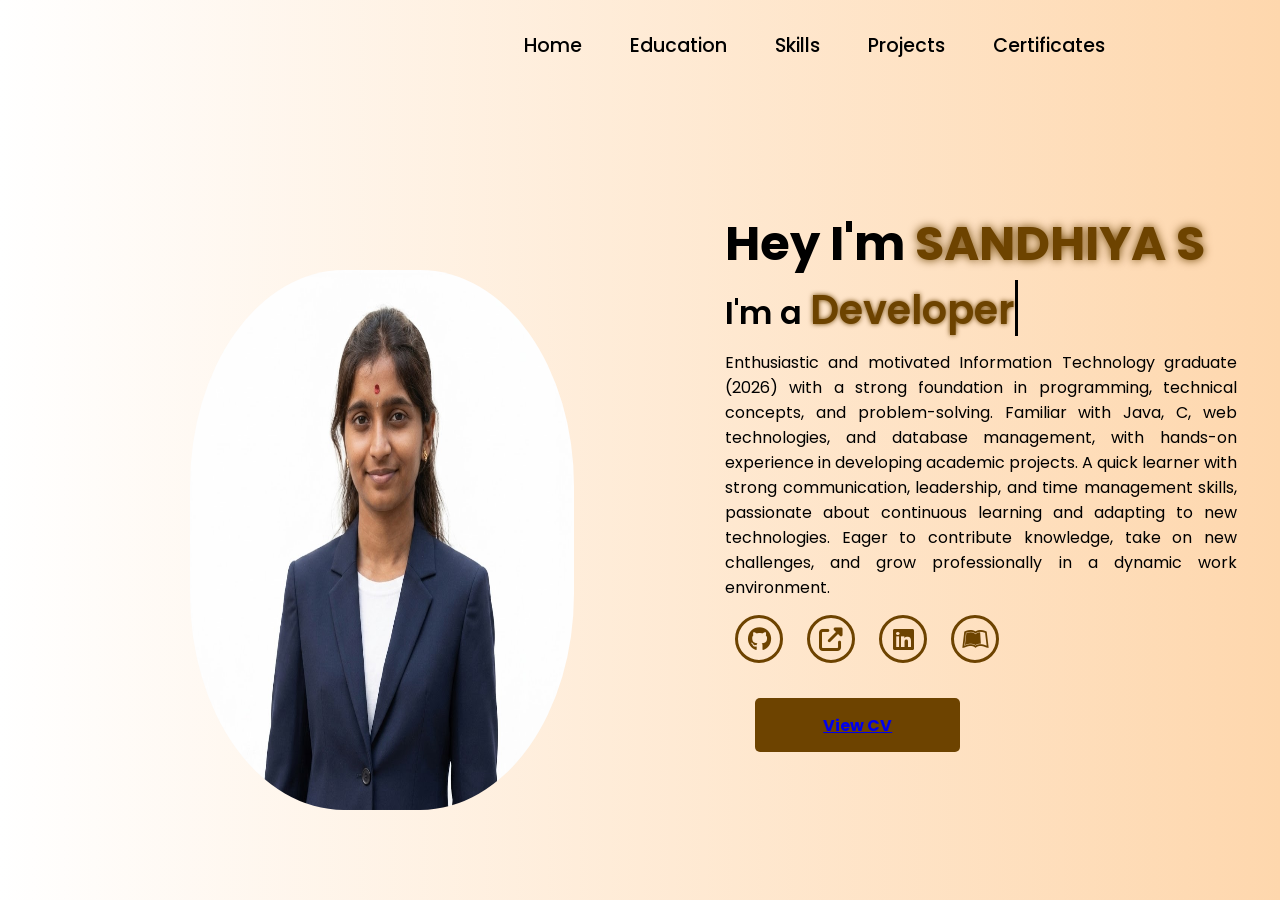
<file: index.html>
<!DOCTYPE html>
<html lang="en">
<head>
    <meta charset="UTF-8"> 
    <meta name="viewport" content="width=device-width, initial-scale=1.0">
    
    <title>Sandhiya</title>


    <link rel="stylesheet" href="https://cdnjs.cloudflare.com/ajax/libs/font-awesome/6.7.1/css/all.min.css">
    <link rel="stylesheet" href="Styles.css">
    <link rel="stylesheet" href="https://unpkg.com/aos@next/dist/aos.css" />
</head> 

<body>
   
    <nav>
        <div class="nav-container">
            <div class="logo" data-aos="zoom-in" data-aos-duration="1000">
               
            </div>
            <div class="links">
                <div class="link" data-aos="fade-up" data-aos-duration="1000" data-aos-delay="100"><a href="#">Home</a></div>
                <div class="link" data-aos="fade-up" data-aos-duration="1000" data-aos-delay="200"><a href=" education.html">Education</a></div>
                <div class="link" data-aos="fade-up" data-aos-duration="1000" data-aos-delay="300"><a href="skills.html">Skills</a></div>
                <div class="link" data-aos="fade-up" data-aos-duration="1000" data-aos-delay="300"><a href="project.html">Projects</a></div>
                <div class="link" data-aos="fade-up" data-aos-duration="1000" data-aos-delay="400"><a href="certificates.html">Certificates</a></div>
                
                 
            </div>
            <i class="fa-solid fa-bars hamburg" onclick="hamburg()"></i>
        </div>

       
    </nav>

   
    <section>
        <div class="main-container">
            <div class="image">
                <img src="sandhiya.jpeg" style="position: absolute; height: 60%; width: 30%; top: 30%; left:190px;  border-radius: 40%;">
            </div>
            
            <div class="content">
                <h1 data-aos="fade-left" data-aos-duration="1000" data-aos-delay="800">Hey I'm <span>SANDHIYA S</span></h1>
                <div class="typewriter" data-aos="fade-right" data-aos-duration="1000" data-aos-delay="900">I'm a <span></span></div>
                
                <p data-aos="flip-up" data-aos-duration="1000" data-aos-delay="1000" style="text-align:justify;">
                    Enthusiastic and motivated Information Technology graduate (2026) with a 
                    strong foundation in programming, technical concepts, and problem-solving. 
                    Familiar with Java, C, web technologies, and database management, with 
                    hands-on experience in developing academic projects. A quick learner with 
                    strong communication, leadership, and time management skills, passionate 
                    about continuous learning and adapting to new technologies. Eager to 
                    contribute knowledge, take on new challenges, and grow professionally in 
                    a dynamic work environment. 
                </p>

                <div class="social-links" data-aos="flip-down" data-aos-duration="1000" data-aos-delay="1200">
                    <a href="https://github.com/sandhiya2312"><i class="fa-brands fa-github"></i></a>
                    <a href="http://geeksforgeeks.org/user/sandhiyasenthilkumar/"><i class="fas fa-external-link-alt"></i></a>
                    <a href="https://www.linkedin.com/in/sandhiya-s-4b509626a"><i class="fa-brands fa-linkedin"></i></a>
                    <a href="https://leetcode.com/u/sankarthick127/"><i class="fa-brands fa-leanpub"></i></a> 
                </div>

                <div class="btn" data-aos="zoom-out-left" data-aos-duration="1000" data-aos-delay="1300">
                   <button><a href="resume.html">View CV</a>  </button>                      
                </div>
            </div>
        </div>
    </section>

    
    <script src="https://unpkg.com/aos@next/dist/aos.js"></script>
    <script>
        AOS.init({ offset: 0 });
    </script>

   
    <script>
        function hamburg() {
            const navbar = document.querySelector(".dropdown");
            navbar.style.transform = "translateY(0px)";
        }

        function cancel() {
            const navbar = document.querySelector(".dropdown");
            navbar.style.transform = "translateY(-500px)";
        }
    </script>
</body>
</html>
</file>
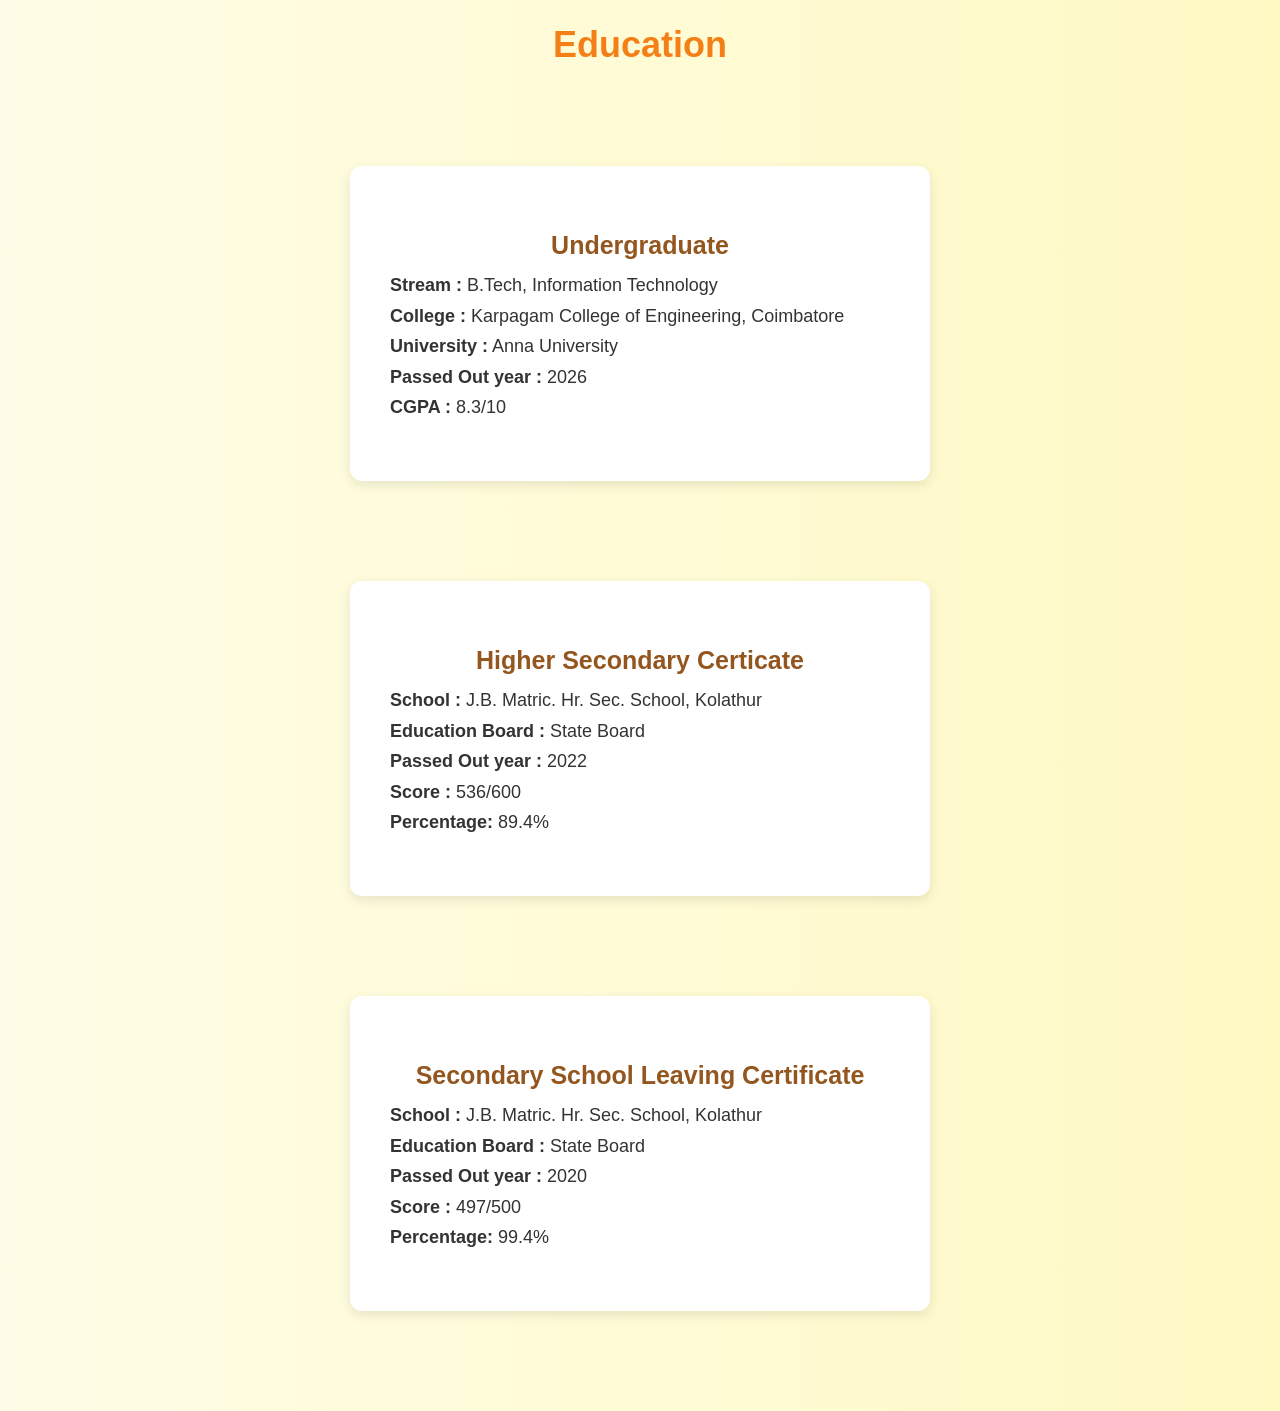
<file: education.html>
<!DOCTYPE html>
<html lang="en">
<head>
  <meta charset="UTF-8">
  <title>About Me</title>
  <style>
    body {
      margin: 0;
      font-family: 'Poppins', sans-serif;
      background: linear-gradient(to right, #fffde7, #fff9c4); /* same yellow theme */
      color: #333;
    }

    .container {
      max-width: 500px;
      margin: 100px auto;
      background-color: #ffffff;
      padding: 40px;
      border-radius: 12px;
      box-shadow: 0 4px 12px rgba(0,0,0,0.1);
    }

    h1 {
      text-align: center;
      font-size: 36px;
      margin-bottom: 20px;
      color: #f57f17;
    }
    h3{
      text-align: center;
      font-size: 25px;
      margin-bottom: 10px;
      color: #94561f;
       
    }

    
    p {
      font-size: 18px;
      line-height: 1.7;
      margin-top: 10px;
      text-align: justify;
    }
    </style>
</head>

<body>
<h1>Education</h1>
<div class="container">
<h3>Undergraduate</h3>
<p>
<strong>Stream :</strong> B.Tech, Information Technology  <br>
<strong>College :</strong>   Karpagam College of Engineering, Coimbatore  <br>
<strong>University :</strong>   Anna University  <br>
<strong>Passed Out year :</strong>   2026  <br>
<strong>CGPA :</strong> 8.3/10

</p>
</div>

<div class="container">
 <h3>Higher Secondary Certicate</h3>
 <p>
<strong>School :</strong> J.B. Matric. Hr. Sec. School, Kolathur  <br>
<strong>Education Board :</strong> State Board <br>
<strong>Passed Out year :</strong> 2022  <br>
<strong>Score :</strong> 536/600 <br>
<strong>Percentage: </strong> 89.4%
</p>
</div>

<div class="container">
 <h3>Secondary School Leaving Certificate</h3>
 <p>
<strong>School :</strong> J.B. Matric. Hr. Sec. School, Kolathur  <br>
<strong>Education Board :</strong> State Board <br>
<strong>Passed Out year :</strong> 2020  <br>
<strong>Score :</strong> 497/500 <br>
<strong>Percentage: </strong> 99.4%
</p>
</div>


    
</body>
</html>
</file>
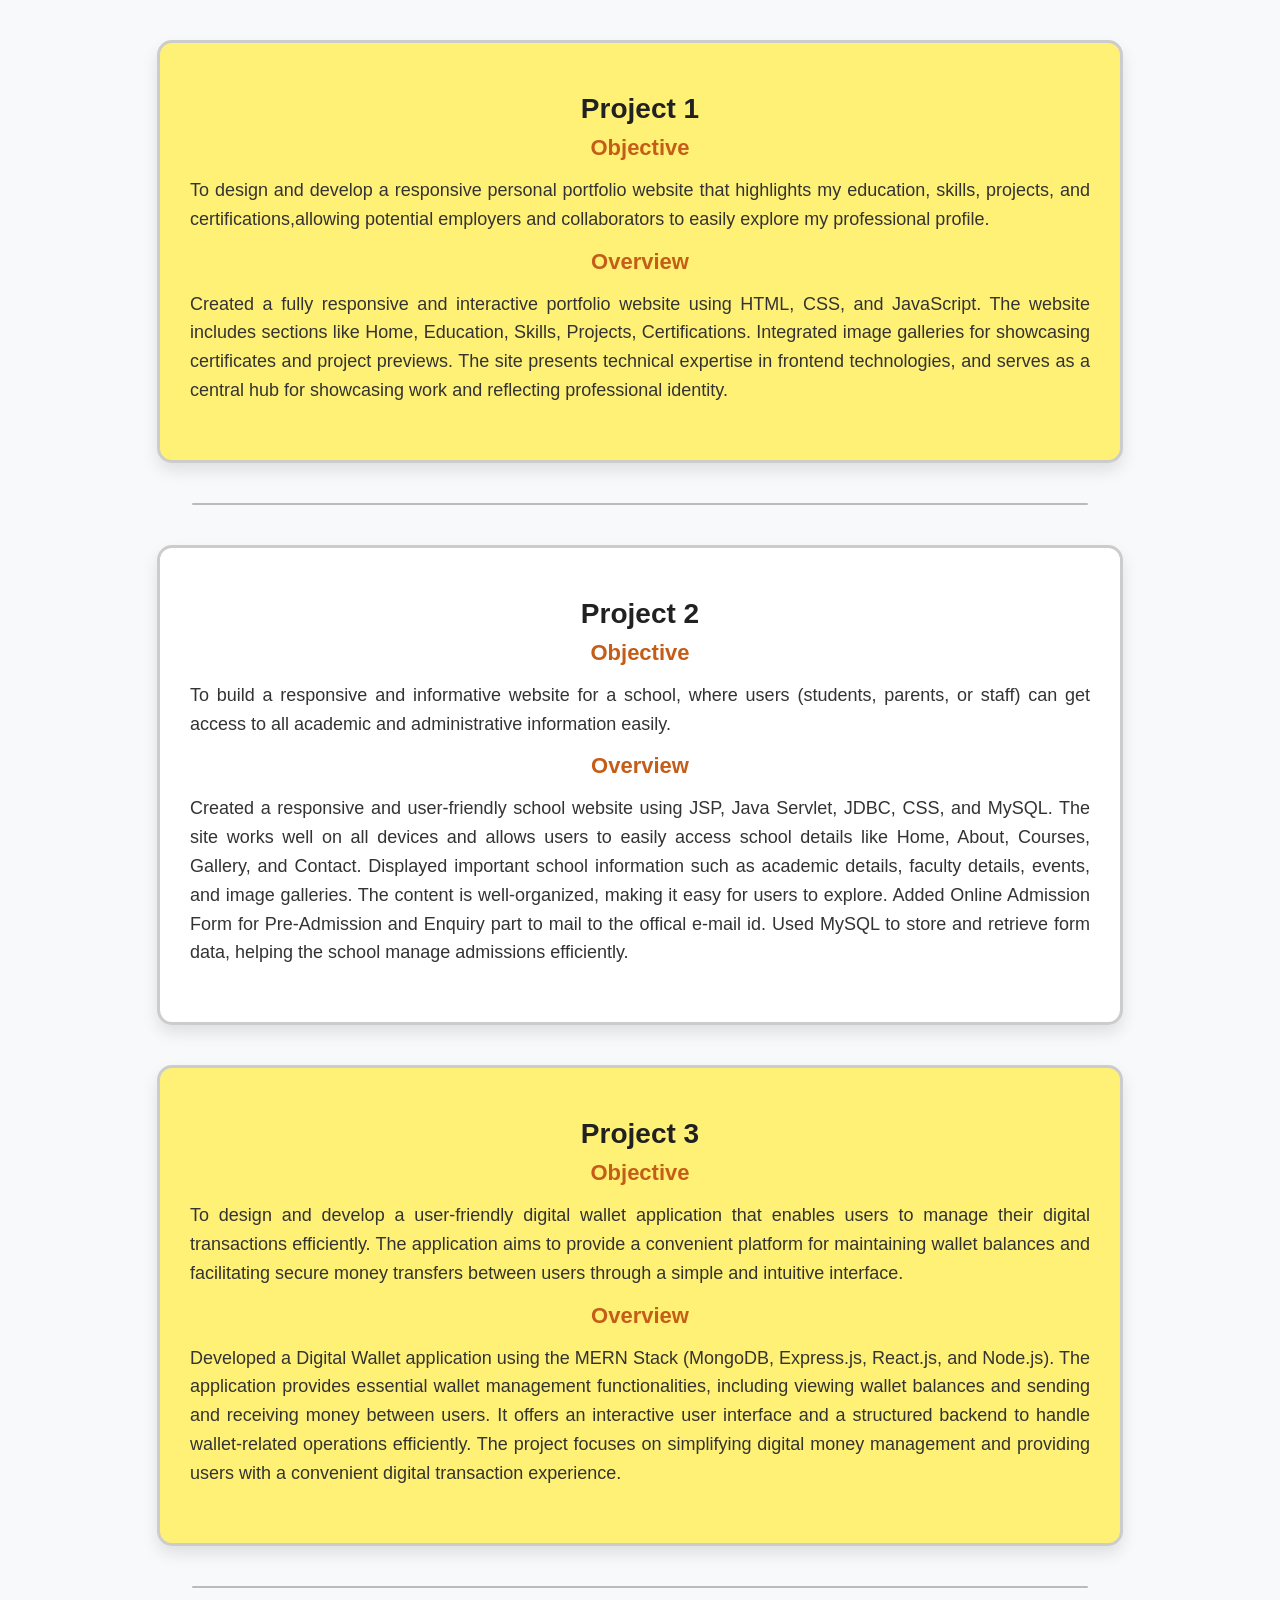
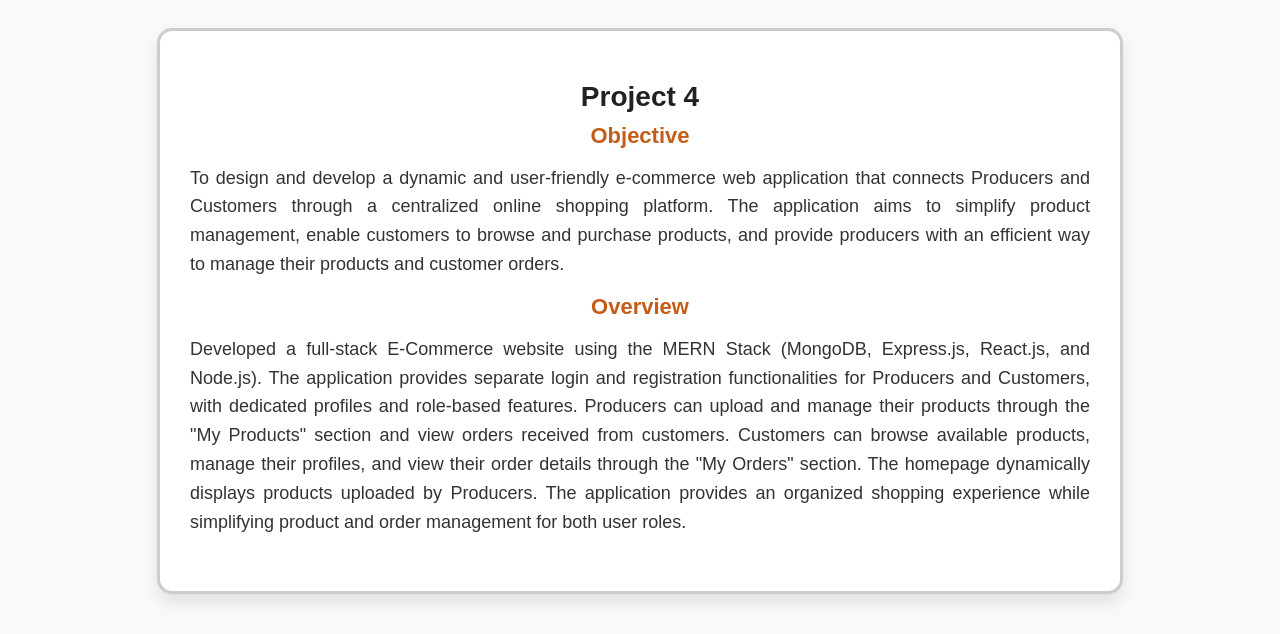
<file: project.html>
<!DOCTYPE html>
<html lang="en">
<head>
  <meta charset="UTF-8">
  <title>My Projects</title>
  <style>
    body {
      margin: 0;
      font-family: 'Poppins', sans-serif;
      background-color: #f8f9fa;
      color: #333;
    }

    .project-section {
      max-width: 900px;
      margin: 40px auto;
      padding: 40px 30px;
      border: 3px solid #ccc;
      border-radius: 15px;
      box-shadow: 0 8px 16px rgba(0, 0, 0, 0.1);
      transition: all 0.3s ease-in-out;
    }

    .project-section:hover {
      box-shadow: 0 12px 24px rgba(0, 0, 0, 0.15);
      transform: scale(1.01);
    }

    .yellow-section {
      background-color: #fff176;
      text-align: center;
    }

    .white-section {
      background-color: #ffffff;
    }

    h1, h2 {
      margin: 10px 0;
    }

    h1 {
      font-size: 28px;
      color: #212121;
      text-align: center;
    }

    h2 {
      font-size: 22px;
      color: #c45d18;
      text-align: center;
    }

    p {
      font-size: 18px;
      line-height: 1.6;
      margin: 15px 0;
      text-align: justify;
    }

    .divider {
      height: 2px;
      background: #bbb;
      margin: 40px auto;
      width: 70%;
      border-radius: 5px;
    }
  </style>
</head>
<body>

  <div class="project-section yellow-section">
    <h1>Project 1</h1>
    <h2>Objective</h2>
    <p>To design and develop a responsive personal portfolio website that highlights my education, skills, projects, and certifications,allowing potential employers and collaborators to easily explore my professional profile.</p>

    <h2>Overview</h2>
    <p>Created a fully responsive and interactive portfolio website using HTML, CSS, and JavaScript. The website includes sections like Home, Education, Skills, Projects, Certifications. Integrated image galleries for showcasing certificates and project previews. The site presents technical expertise in frontend technologies, and serves as a central hub for showcasing work and reflecting professional identity.</p>
  </div>

  <div class="divider"></div>

  <div class="project-section white-section">
    <h1>Project 2</h1>
    <h2>Objective</h2>
    <p>To build a responsive and informative website for a school, where users (students, parents, or staff) can get access to all academic and administrative information easily.</p>

    <h2>Overview</h2>
    <p>Created a responsive and user-friendly school website using JSP, Java Servlet, JDBC, CSS, and MySQL. The site works well on all devices and allows users to easily access school details like Home, About, Courses, Gallery, and Contact.
    Displayed important school information such as academic details, faculty details, events, and image galleries. The content is well-organized, making it easy for users to explore.
    Added Online Admission Form for Pre-Admission and Enquiry part to mail to the offical e-mail id. Used MySQL to store and retrieve form data, helping the school manage admissions efficiently.</p>
  </div>

  <div class="project-section yellow-section">
    <h1>Project 3</h1>
    <h2>Objective</h2>
    <p>To design and develop a user-friendly digital wallet application that enables users to manage their digital transactions efficiently. The application aims to provide a convenient platform for maintaining wallet balances and facilitating secure money transfers between users through a simple and intuitive interface.</p>
    <h2>Overview</h2>
    <p>Developed a Digital Wallet application using the MERN Stack (MongoDB, Express.js, React.js, and Node.js). The application provides essential wallet management functionalities, including viewing wallet balances and sending and receiving money between users. It offers an interactive user interface and a structured backend to handle wallet-related operations efficiently. The project focuses on simplifying digital money management and providing users with a convenient digital transaction experience.</p></div>

  <div class="divider"></div>

  <div class="project-section white-section">
    <h1>Project 4</h1>
    <h2>Objective</h2>
    <p>To design and develop a dynamic and user-friendly e-commerce web application that connects Producers and Customers through a centralized online shopping platform. The application aims to simplify product management, enable customers to browse and purchase products, and provide producers with an efficient way to manage their products and customer orders.</p>
    <h2>Overview</h2>
    <p>Developed a full-stack E-Commerce website using the MERN Stack (MongoDB, Express.js, React.js, and Node.js). The application provides separate login and registration functionalities for Producers and Customers, with dedicated profiles and role-based features. Producers can upload and manage their products through the "My Products" section and view orders received from customers. Customers can browse available products, manage their profiles, and view their order details through the "My Orders" section. The homepage dynamically displays products uploaded by Producers. The application provides an organized shopping experience while simplifying product and order management for both user roles.</p></div>

</body>
</html>
</file>
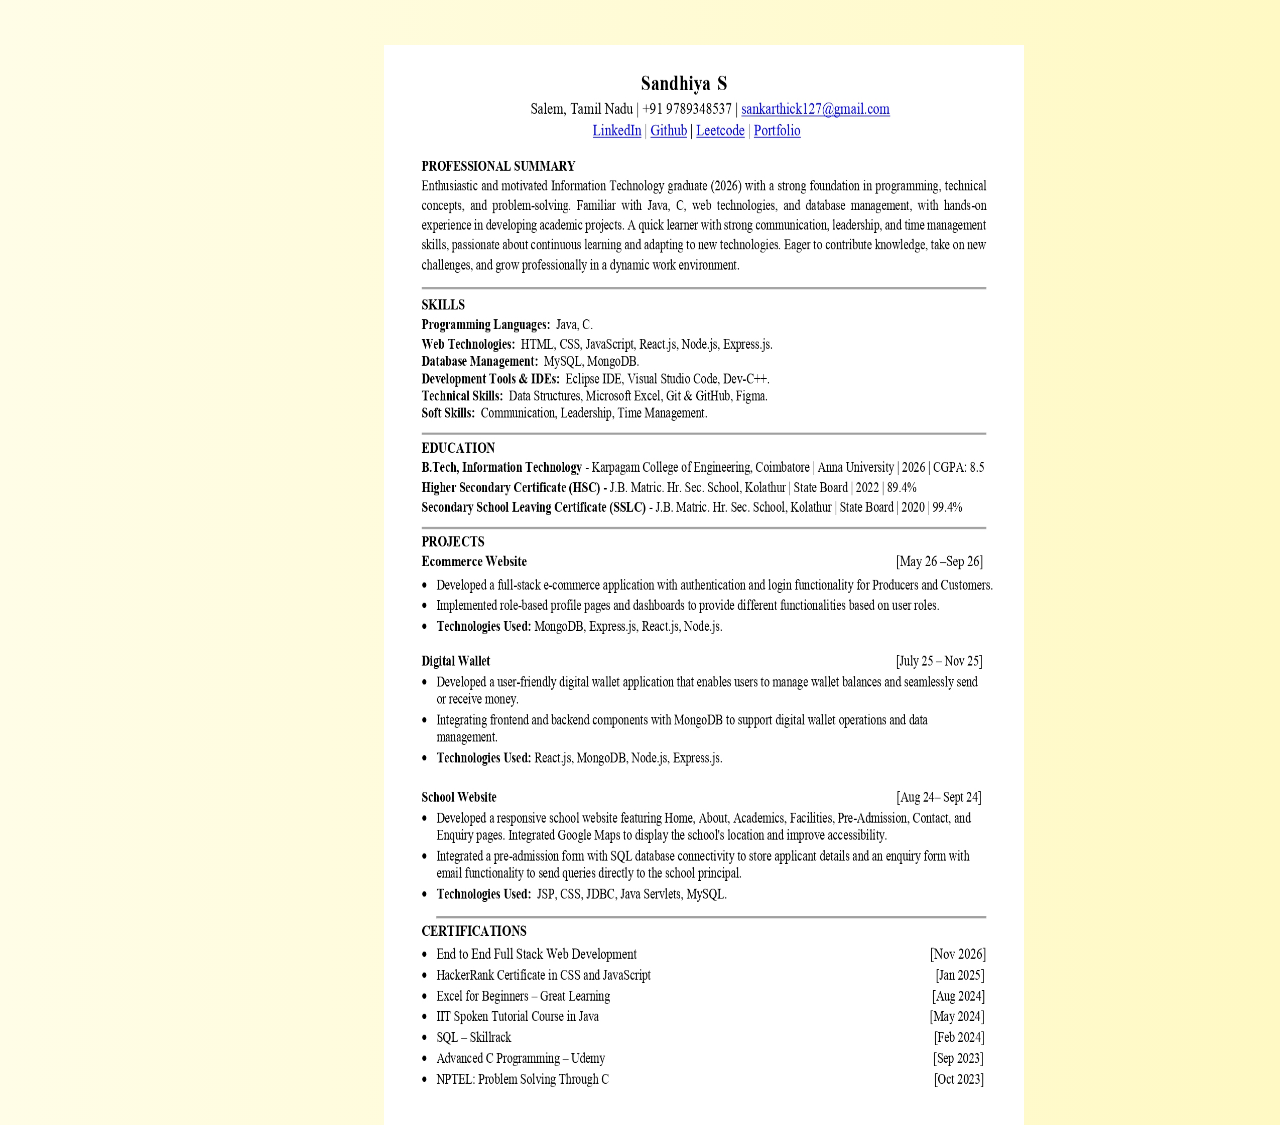
<file: resume.html>
<!DOCTYPE html>
<html lang="en">
<head>
  <meta charset="UTF-8">
  <meta name="viewport" content="width=device-width, initial-scale=1.0">


  <link rel="stylesheet" href="Styles.css">

  <style>
    body {
      margin: 0;
      font-family: 'Poppins', sans-serif;
      background: linear-gradient(to right, #fffde7, #fff9c4);
      color: #333;
    }
  </style>
</head>
<body>
  <img src="sandhiya.jpg" alt="Resume Image" style="width:50%; height: 120%; top: 5%;position: absolute; left: 30%;">
</body>
</html>
</file>
<file: Styles.css>
@import url('https://fonts.googleapis.com/css2?family=Poppins:wght@100;200;300;400;500;600&display=swap');
*{
    padding: 0;
    margin: 0;
    font-family: 'Poppins', sans-serif;
    box-sizing: border-box;
}
html{
    overflow-x: hidden;
}
body{
    width: 100%;
    height: 100vh;
    overflow: hidden;
    background: linear-gradient(to right, rgb(255,255,255), rgb(254,215,173));
}
nav{
    width: 100%;
    height: 10vh;
    position: sticky;
}
.nav-container{
    width: 100%;
    height: 100%;
    display: flex;
    justify-content: space-around;
    align-items: center;
}
.logo{
    color: black;
    font-size: 2rem;
    font-weight: bolder;
}
.logo span{
    color: rgb(109,67, 0);
    text-shadow: 0 0 10px rgb(109,67, 0);
}
.hamburg, .cancel{
    cursor: pointer;
    position: absolute;
    right: 15px;
    top: 10px;
    color: black;
    font-size: 2rem;
    display: none;
}
.nav-container .links {
    display: flex;
    gap: 3rem;
    align-items: center;
}
.nav-container .links a{
    position: relative;
    font-size: 1.2rem;
    color: black;
    text-decoration: none;
    font-weight: 500;
    transform: 0.3s linear;
}
.nav-container .links a::before{
    position: absolute;
    content: "";
    bottom: -3px;
    left: 0;
    width: 0%;
    height: 3px;
    background-color: rgb(109,67, 0);
    transition: 0.2s linear;
}
.nav-container .links a:hover::before{
    width: 100%;
}
.nav-container .contact-btn{
    background-color: transparent;
    padding: 5px 20px;
    border-radius: 20px;
    border: 2px solid rgb(109,67, 0);
    transition: 0.2s linear;
}
.nav-container .contact-btn a{
    color: white;
    transition: 0.3s linear;
}
.nav-container .contact-btn:hover, .nav-container .contact-btn:hover a{
    background-color: rgb(109,67, 0);
    color: white;
}
.nav-container .links a:hover{
    color: rgb(109,67, 0);
}
.dropdown{
    z-index: 100;
    position: absolute;
    top: 0;
    transform: translateY(-500px);
    width: 100%;
    height: auto;
    backdrop-filter: brightness(40%) blur(3px);
    box-shadow: 0 0 20px black;
    transition: 0.2s linear;
}
.dropdown .links a{
    color: white;
    display: flex;
    text-decoration: none;
    justify-content: center;
    padding: 15px 0;
    align-items: center;
    transition: 0.2s linear;
}
.dropdown .links a:hover{
    background-color: rgb(109,67, 0);
}
section{
    width: 100%;
    height: 90vh;
}
.main-container{
    width: 100%;
    height: 100%;
    display: flex;
    justify-content: space-evenly;
    align-items: center;
}
.main-container .image{
    z-index: -1;
    width: 50%;
}
.main-container .image img{
    width: 100%;
}
.main-container .content{
    color: black;
    width: 40%;
    min-height: 100px;
}
.content h1{
    font-size: clamp(1rem, 2rem + 5vw, 3rem);
}
.content h1 span{
    color: rgb(109,67, 0);
    text-shadow: 0 0 10px rgb(109,67, 0);
}
.content .typewriter{
    font-weight: 600;
    font-size: clamp(1rem, 1rem + 5vw, 2rem);
}
.content .typewriter span{
    color: rgb(109,67, 0);
    font-size: 2.5rem;
    text-shadow: 0 0 5px rgb(109,67, 0);
    position: relative;
    transition: 0.3s linear;
}
.typewriter span::before{
    content: "Developer";
    animation: words 5s infinite;
}
.typewriter span::after{
    content: "";
    position: absolute;
    width: calc(100% + 8px);
    height: 100%;
    border-left: 3px solid black;
    animation:  cursor 0.6s linear infinite;
}
@keyframes cursor {
    to{
        border-left: 3px solid #b74b4b;
    }
}
@keyframes words {
    0%, 33%{
        content: "Frontend Developer";
    }
    34%, 66%{
        content: "Fullstack Developer";
    }
    67%, 100%{
        content: "Web Developer";
    }
}
.content p{
    font-size: clamp(0.4rem, 0.2rem + 9vw, 1rem);
    margin: 10px 0;
}
.social-links i{
    display: inline-flex;
    justify-content: center;
    align-items: center;
    width: 3rem;
    height: 3rem;
    background-color:transparent;
    border: 0.2rem solid rgb(109,67, 0);
    border-radius: 50%;
    color:rgb(109,67, 0);
    margin: 5px 10px;
    font-size: 1.5rem;
    transition: 0.2s linear;
}
.social-links i:hover{
    scale: 1.3;
    color: white;
    background-color: rgb(109,67, 0);
    filter: drop-shadow(0 0 10px rgb(109,67,0));
}
.content button{
    width: 40%;
    height: 6vh;
    margin: 30px;
    background-color: rgb(109,67, 0);
    color: rgb(255, 241, 241);
    border: none;
    outline: none;
    font-size: 100%;
    font-weight: 700;
    border-radius: 5px;
    transition: 0.2s linear;
}
.content button:hover{
 scale: 1.1;
 color: rgb(109,67, 0);
 border: 2px solid rgb(109,67, 0);
 background-color: transparent;
 font-weight: 700;
 box-shadow: 0 0 40px rgb(109,67, 0);
}
@media (max-width:884px) {
    body{
        overflow-y: visible;
    }
    nav .logo{
        position: absolute;
        top: 16px;
        left: 15px;
        font-size: 1.5rem;
    }
    .main-container{
        display: flex;
        flex-direction: column;
    }
    .nav-container .links{
        display: none;
    }
    .hamburg,.cancel{
        display: block;
    }
    .main-container .content{
        width: 80%;
    }
    .social-links i{
        width: 2.5rem;
        height: 2.5rem;
        font-size: 1.5rem;
    }
    .cancel{
        color: white;
    }
    .main-container .image{
        width: 80%;
        margin-bottom: 0px;
    }
}
</file>
